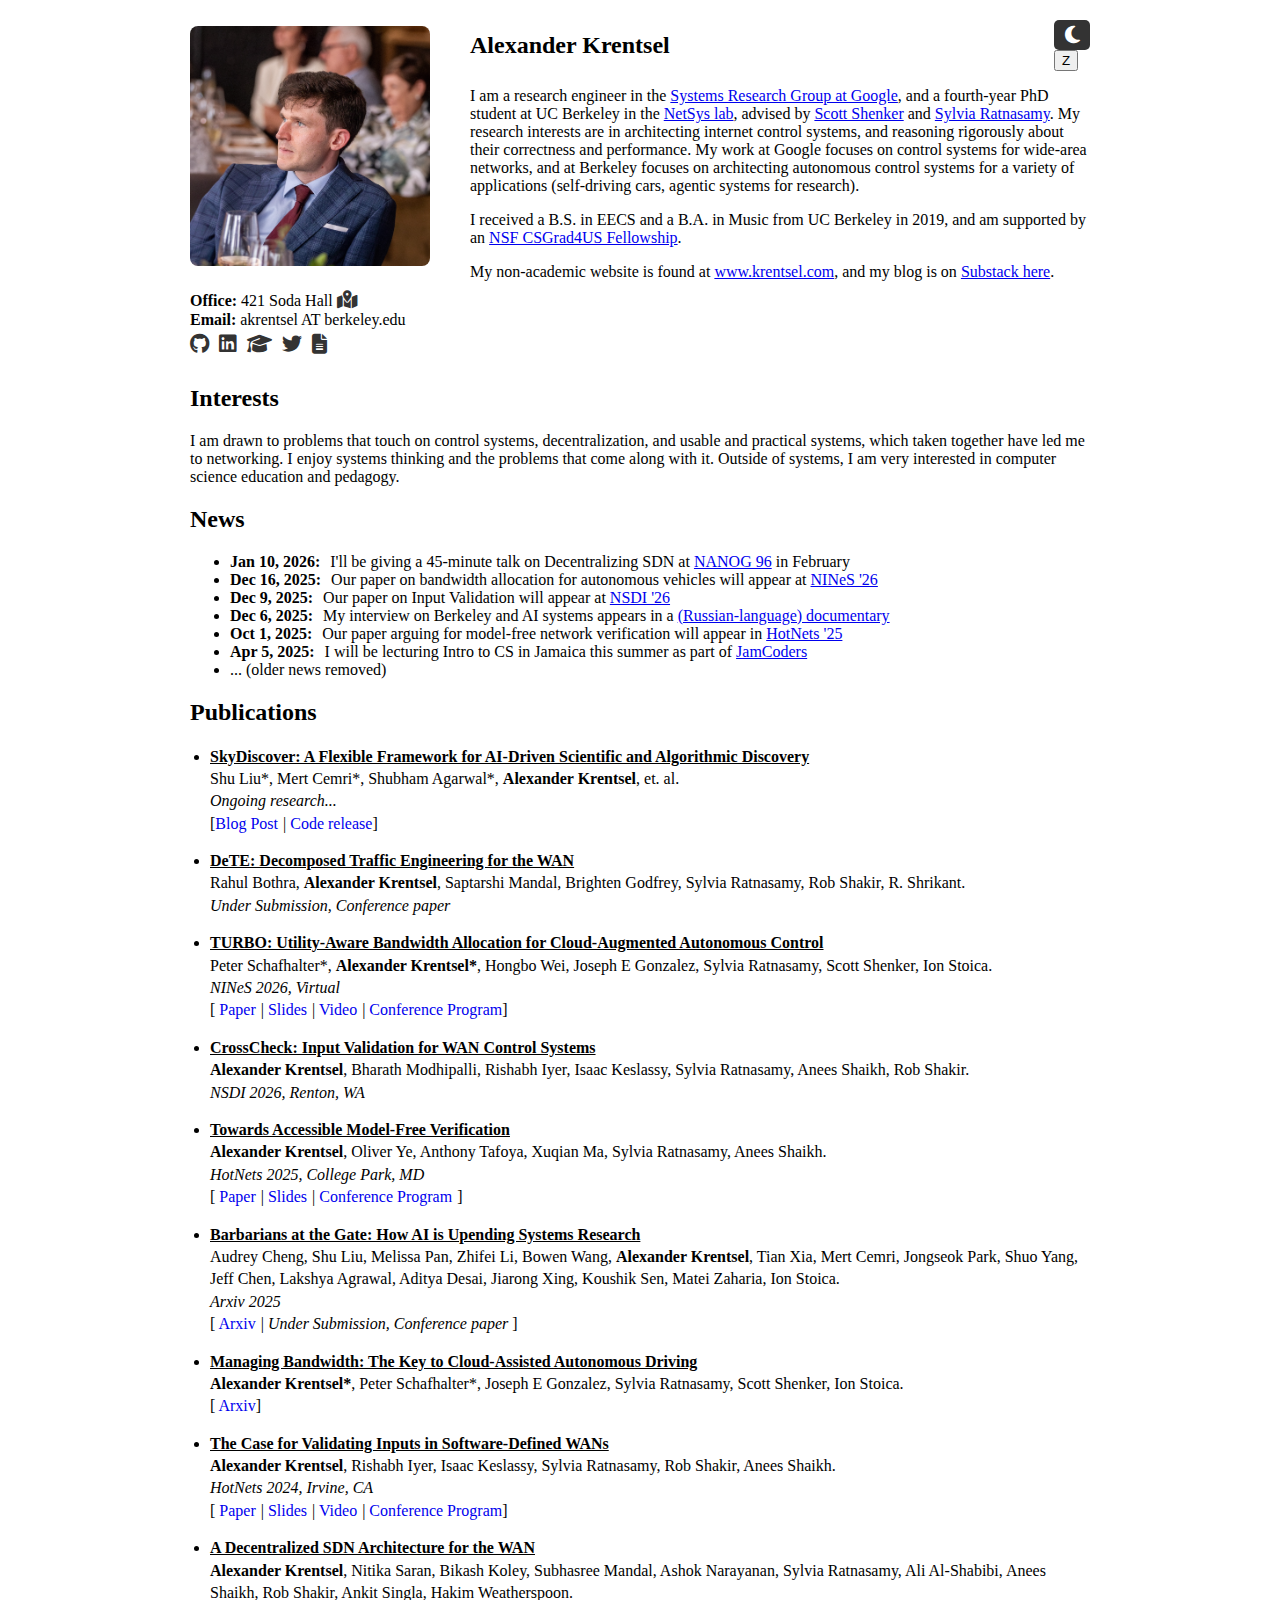
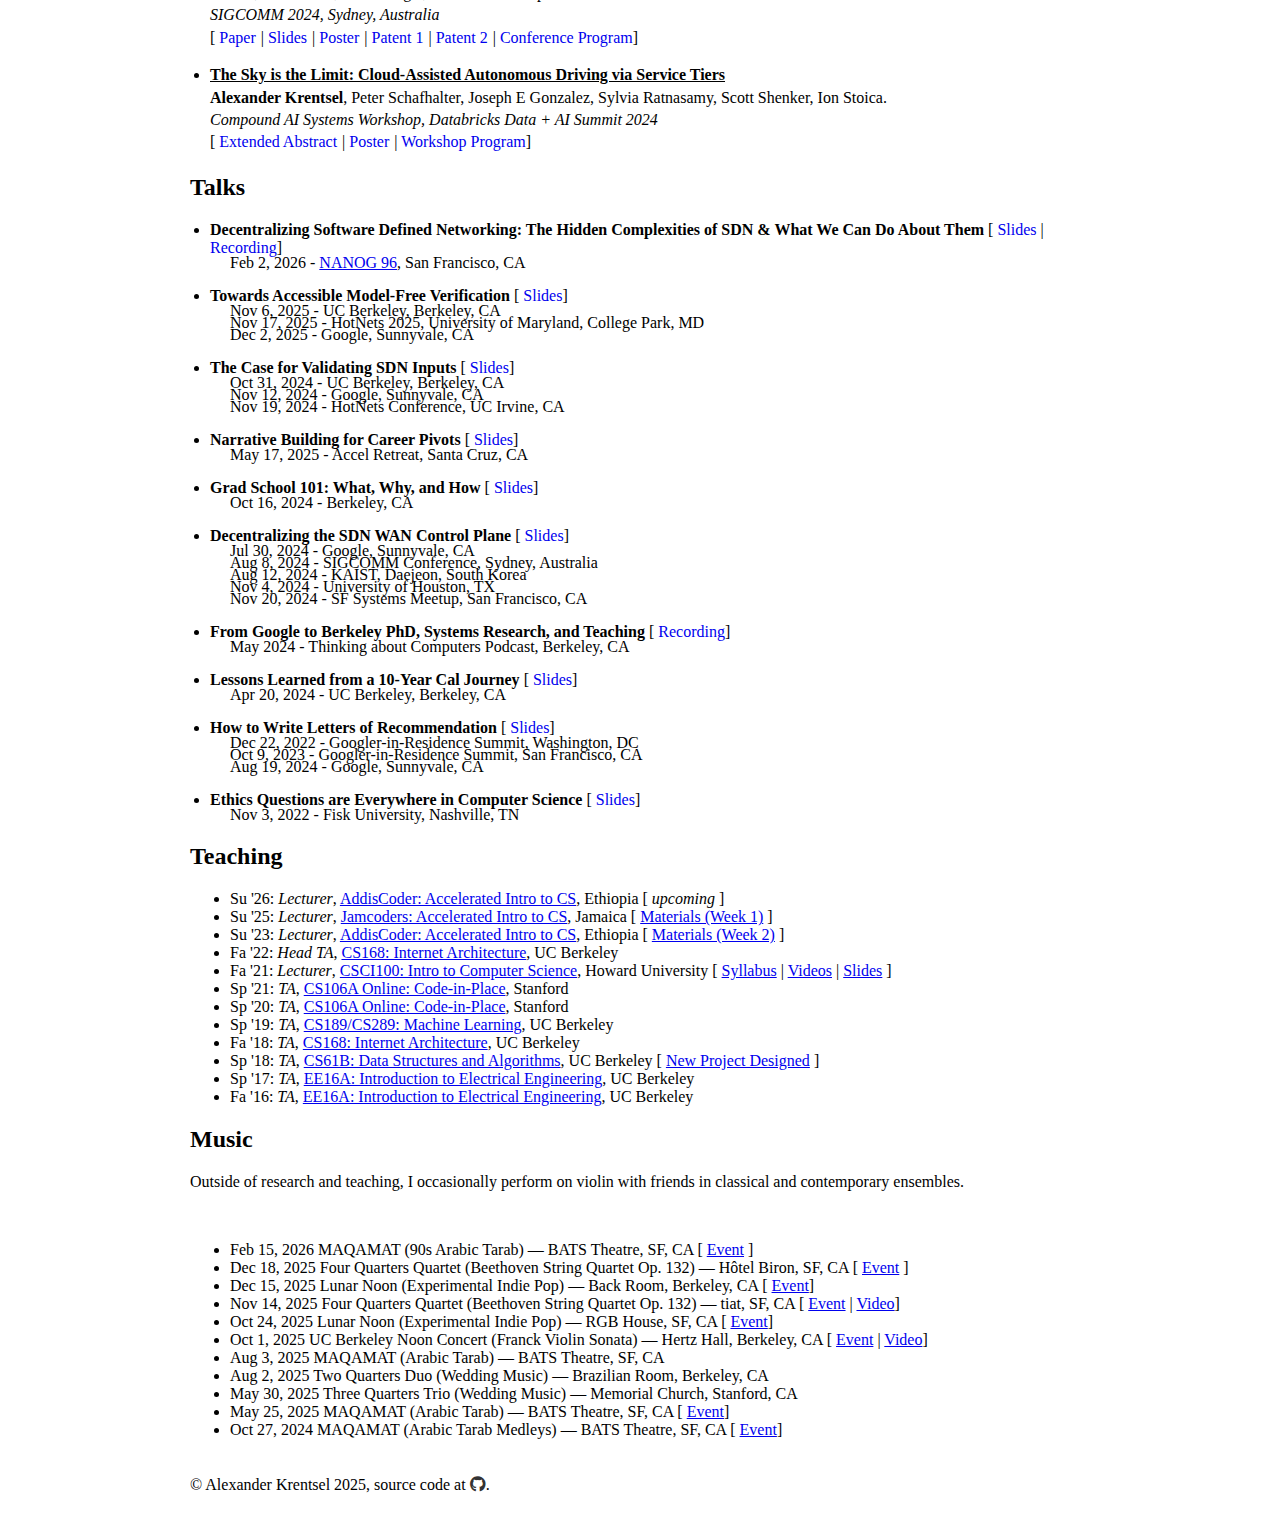
<file: index.html>
<!DOCTYPE html>
<html lang="en">

<head>
    <meta charset="UTF-8">
    <meta http-equiv="X-UA-Compatible" content="IE=edge">
    <meta name="viewport" content="width=device-width, initial-scale=1.0">
    <title>Alexander Krentsel - Networked Systems Researcher</title>
    <!-- Link to the latex.css stylesheet -->
    <link rel="stylesheet" href="https://latex.vercel.app/style.css">
    <!-- Link to Font Awesome stylesheet -->
    <link rel="stylesheet" href="https://cdnjs.cloudflare.com/ajax/libs/font-awesome/6.5.2/css/all.min.css">
    <!-- Additional CSS for styling -->
     <link rel="stylesheet" href="styles.css">
    <!-- Google tag (gtag.js) -->
    <script async src="https://www.googletagmanager.com/gtag/js?id=G-294XM4BRBT"></script>
    <script>
    window.dataLayer = window.dataLayer || [];
    function gtag(){dataLayer.push(arguments);}
    gtag('js', new Date());

    gtag('config', 'G-294XM4BRBT');
    </script>
</head>

<body>
    <!-- Top Section -->
    <header>
        <div class="left-column">
            <!-- Headshot -->
            <img class="headshot" src="assets/akrentsel_headshot.jpg"
                alt="Photo of Alexander Krentsel sitting and looking off to the left pensively.">
            <!-- Contact Information -->
            <div class="contact-info">
                <p><strong>Office:</strong> 421 Soda Hall <a href="https://maps.app.goo.gl/ihtvLHtBwGZwzAUL8" target="_blank" style="color: #333; text-decoration: none;  font-size: 18px;"><i class="fas fa-map-location-dot"></i>
                    </a></br> <strong>Email:</strong> akrentsel AT berkeley.edu</p>
            </div>
            <!-- Social Icons -->
            <div class="social-icons">
                <a href="https://github.com/akrentsel" target="_blank">
                    <i class="fab fa-github"></i>
                </a>
                <a href="https://www.linkedin.com/in/alex-krentsel/" target="_blank">
                    <i class="fab fa-linkedin"></i>
                </a>
                <a href="https://scholar.google.com/citations?user=XGqu0FoAAAAJ" target="_blank">
                    <i class="fas fa-graduation-cap"></i> <!-- Using a cap icon for Google Scholar -->
                </a>
                <a href="https://twitter.com/alexkrentsel" target="_blank">
                    <i class="fab fa-twitter"></i>
                </a>
                <a href="assets/akrentsel_cv.pdf" target="_blank">
                    <i class="fas fa-file-alt"></i> <!-- CV icon -->
                </a>
            </div>
        </div>

        <div class="right-column">
            <div class="name-and-toggle">
                <h2>Alexander Krentsel</h2>
                <div class="toggle-buttons">
                    <button id="dark-mode-toggle"><i class="fas fa-moon"></i></button>
                    <button id="genz-mode-toggle" title="Gen Z Mode">Z</button>
                </div>
            </div>
            <p>I am a research engineer in the <a href="https://techsysinfra.google/research/" target="_blank">Systems
                    Research Group at Google</a>, and a fourth-year PhD student at UC Berkeley in the <a
                    href="https://netsys.cs.berkeley.edu/" target="_blank">NetSys lab</a>, advised by <a
                    href="https://vcresearch.berkeley.edu/faculty/scott-shenker" target="_blank">Scott Shenker</a> and <a
                    href="https://www2.eecs.berkeley.edu/Faculty/Homepages/ratnasamy.html" target="_blank">Sylvia Ratnasamy</a>. My
                research interests are in architecting internet control systems, and reasoning rigorously about their
                correctness and performance. My work at Google focuses on control systems for wide-area networks, and at Berkeley
                focuses on architecting autonomous control systems for a variety of applications (self-driving cars, agentic systems for research).</p>
            <p>I received a B.S. in EECS and a B.A. in Music from UC Berkeley in
                2019, and am supported by an <a href="https://new.nsf.gov/cise/graduate-fellowships" target="_blank">NSF CSGrad4US Fellowship</a>.</p>
            <p>My non-academic website is found at <a
                href="https://www.krentsel.com" target="_blank">www.krentsel.com</a>, and my blog is on <a href="https://alexkrentsel.substack.com/" target="_blank">Substack here</a>.</p>
        </div>
    </header>


    <!-- Research Interests Section -->
    <section>
        <h2>Interests</h2>
        <p>I am drawn to problems that touch on control systems, decentralization, and usable and practical systems, which taken together have led me to networking. I enjoy systems thinking and the problems that come along with it. Outside of systems, I am very interested in computer science education and pedagogy.</p>
    </section>

    <!-- News Section -->
    <section>
        <h2>News</h2>
        <ul>
            <li><span class="news-date">Jan 10, 2026:</span>I'll be giving a 45-minute talk on Decentralizing SDN at <a href="https://nanog.org/events/nanog-96/" target="_blank">NANOG 96</a> in February</li>
            <li><span class="news-date">Dec 16, 2025:</span>Our paper on bandwidth allocation for autonomous vehicles will appear at <a href="https://nines-conference.org/" target="_blank">NINeS '26</a></li>
            <li><span class="news-date">Dec 9, 2025:</span>Our paper on Input Validation will appear at <a href="https://www.usenix.org/conference/nsdi26" target="_blank">NSDI '26</a>
            <li><span class="news-date">Dec 6, 2025:</span>My interview on Berkeley and AI systems appears in a <a href="https://youtu.be/V2xzQXQa3P0?si=un8GIhrCzYrRKMhn&t=8373" target="_blank">(Russian-language) documentary</a></li>
            <li><span class="news-date">Oct 1, 2025:</span>Our paper arguing for model-free network verification will appear in <a href="https://conferences.sigcomm.org/hotnets/2025/accepted.html" target="_blank">HotNets '25</a>
            <li><span class="news-date">Apr 5, 2025:</span>I will be lecturing Intro to CS in Jamaica this summer as part of <a href="https://jamcoders.org.jm/" target="_blank">JamCoders</a>
            <li>... (older news removed)</li>
            <!-- <li><span class="news-date">Sep 14, 2024:</span>Our paper on validating inputs to SDN controllers will appear in <a href="https://conferences.sigcomm.org/hotnets/2024/accepted.html" target="_blank">HotNets '24</a> -->
            <!-- <li><span class="news-date">Aug 15, 2024:</span>dSDN <a href="https://patents.google.com/patent/US20240275723A1/en" target="_blank">patent 1</a> and <a href="https://patents.google.com/patent/US20240297845A1/en" target="_blank">patent 2</a> published</li> -->
            <!-- <li><span class="news-date">Aug 02, 2024:</span>Our paper on <a href="https://research.google/pubs/a-decentralized-sdn-architecture-for-the-wan/" target="_blank">A Decentralized SDN Architecture</a> appears at <a href="https://conferences.sigcomm.org/sigcomm/2024/" target="_blank">SIGCOMM '24</a></li> -->
        </ul>
    </section>

    <!-- Publications Section -->
    <section>
        <h2>Publications</h2>

        <ul class="publication-list">
            <li>
                <p class="publication-entry">
                    <u><strong>SkyDiscover: A Flexible Framework for AI-Driven Scientific and Algorithmic Discovery</strong></u><br>
                    Shu Liu*, Mert Cemri*, Shubham Agarwal*, <strong>Alexander Krentsel</strong>, et. al.<br>
                    <em>Ongoing research...</em><br>
                    [<a href="https://skydiscover-ai.github.io/blog.html" target="_blank">Blog Post</a>| <a href="https://github.com/skydiscover-ai/skydiscover" target="_blank">Code release</a>]
                </p>
            </li>
            <li>
                <p class="publication-entry">
                    <u><strong>DeTE: Decomposed Traffic Engineering for the WAN</strong></u><br>
                    Rahul Bothra, <strong>Alexander Krentsel</strong>, Saptarshi Mandal, Brighten Godfrey, Sylvia Ratnasamy, Rob Shakir, R. Shrikant.<br>
                    <em>Under Submission, Conference paper</em>
                </p>
            </li>
            <li>
                <p class="publication-entry">
                    <u><strong>TURBO: Utility-Aware Bandwidth Allocation for Cloud-Augmented Autonomous Control</strong></u><br>
                    Peter Schafhalter*, <strong>Alexander Krentsel*</strong>, Hongbo Wei, Joseph E Gonzalez, Sylvia Ratnasamy, Scott Shenker, Ion Stoica.<br>
                    <em>NINeS 2026, Virtual</em><br>
                    [ <a href="https://nines-conference.org/papers/p018-Schafhalter.pdf" target="_blank">Paper</a>| <a href="https://docs.google.com/presentation/d/1zLIKJ1V01uHdvD3dXX5Hvd7CcvA9aOAEoI79SxGhjp0/edit" target="_blank">Slides</a>| <a href="https://www.youtube.com/watch?v=s0t4W24dEN8" target="_blank">Video</a>| <a href="https://conferences.sigcomm.org/hotnets/2025/program.html" target="_blank">Conference Program</a>]
                </p>
            </li>
            <li>
                <p class="publication-entry">
                    <u><strong>CrossCheck: Input Validation for WAN Control Systems</strong></u><br>
                    <strong>Alexander Krentsel</strong>, Bharath Modhipalli, Rishabh Iyer, Isaac Keslassy, Sylvia Ratnasamy, Anees Shaikh, Rob Shakir.<br>
                    <em>NSDI 2026, Renton, WA</em>
                </p>
            </li>
            <li>
                <p class="publication-entry">
                    <u><strong>Towards Accessible Model-Free Verification</strong></u><br>
                    <strong>Alexander Krentsel</strong>, Oliver Ye, Anthony Tafoya, Xuqian Ma, Sylvia Ratnasamy, Anees Shaikh.<br>
                    <em>HotNets 2025, College Park, MD</em><br>
                    [ <a href="https://doi.org/10.1145/3772356.3772380" target="_blank">Paper</a>| <a href="assets/model-free-verif/krentsel-model-free-verif-hotnets25-talk.pdf" target="_blank">Slides</a>| <a href="https://nines-conference.org/papers" target="_blank">Conference Program</a>]<br>
                </p>
            </li>
            <li>
                <p class="publication-entry">
                    <u><strong>Barbarians at the Gate: How AI is Upending Systems Research</strong></u><br>
                    Audrey Cheng, Shu Liu, Melissa Pan, Zhifei Li, Bowen Wang, <strong>Alexander Krentsel</strong>, Tian Xia, Mert Cemri, Jongseok Park, Shuo Yang, Jeff Chen, Lakshya Agrawal, Aditya Desai, Jiarong Xing, Koushik Sen, Matei Zaharia, Ion Stoica.<br>
                    <em>Arxiv 2025</em><br>
                    [ <a href="https://arxiv.org/abs/2510.06189" target="_blank">Arxiv</a>| <em>Under Submission, Conference paper</em> ]
                </p>
            </li>
            <li>
                <p class="publication-entry">
                    <u><strong>Managing Bandwidth: The Key to Cloud-Assisted Autonomous Driving</strong></u><br>
                    <strong>Alexander Krentsel*</strong>, Peter Schafhalter*, Joseph E Gonzalez, Sylvia Ratnasamy, Scott Shenker, Ion Stoica. <br>
                    [ <a href="https://arxiv.org/abs/2410.16227" target="_blank">Arxiv</a>]
                </p>
            </li>
            <li>
                <p class="publication-entry">
                    <u><strong>The Case for Validating Inputs in Software-Defined WANs</strong></u><br>
                    <strong>Alexander Krentsel</strong>, Rishabh Iyer, Isaac Keslassy, Sylvia Ratnasamy, Rob Shakir, Anees Shaikh. <br>
                    <em>HotNets 2024, Irvine, CA</em><br>
                    [ <a href="assets/input-validation/krentsel-input-validation-hotnets24.pdf" target="_blank">Paper</a>| <a href="assets/input-validation/krentsel-input-validation-hotnets24-talk.pdf" target="_blank">Slides</a>| <a href="https://www.youtube.com/watch?v=tbEGpsnl53o" target="_blank">Video</a>| <a href="https://conferences.sigcomm.org/hotnets/2024/program.html" target="_blank">Conference Program</a>]
                </p>
            </li>
            <li>
                <p class="publication-entry">
                    <u><strong>A Decentralized SDN Architecture for the WAN</strong></u><br>
                    <strong>Alexander Krentsel</strong>, Nitika Saran, Bikash Koley, Subhasree Mandal, Ashok Narayanan, Sylvia Ratnasamy, Ali Al-Shabibi, Anees Shaikh, Rob Shakir, Ankit Singla, Hakim Weatherspoon. <br>
                    <em>SIGCOMM 2024, Sydney, Australia</em><br>
                    [ <a href="assets/dsdn/krentsel-decentralized-sdn-sigcomm24.pdf" target="_blank">Paper</a>| <a href="assets/dsdn/krentsel-dsdn-sigcomm24-talk.pdf" target="_blank">Slides</a>| <a href="assets/dsdn/krentsel-dsdn-sigcomm24-poster.pdf" target="_blank">Poster</a>| <a href="https://patents.google.com/patent/US20240297845A1/en" target="_blank">Patent 1</a>| <a href="https://patents.google.com/patent/US20240275723A1/en" target="_blank">Patent 2</a>| <a href="https://conferences.sigcomm.org/sigcomm/2024/program/" target="_blank">Conference Program</a>]
                </p>
            </li>
            <li>
                <p class="publication-entry">
                    <u><strong>The Sky is the Limit: Cloud-Assisted Autonomous Driving via Service Tiers</strong></u><br>
                    <strong>Alexander Krentsel</strong>, Peter Schafhalter, Joseph E Gonzalez, Sylvia Ratnasamy, Scott Shenker, Ion Stoica. <br>
                    <em>Compound AI Systems Workshop, Databricks Data + AI Summit 2024</em><br>
                    [ <a href="assets/cloud-avs/krentsel-sky-autonomous-vehicles-abstract.pdf" target="_blank">Extended Abstract</a>| <a href="assets/cloud-avs/krentsel-sky-av-poster.pdf" target="_blank">Poster</a>| <a href="https://sites.google.com/view/compound-ai-systems-workshop/home" target="_blank">Workshop Program</a>]
                </p>
            </li>
        </ul>
    </section>


    <!-- Talks Section -->
    <section>
        <h2>Talks</h2>
        <ul class="talks-list">
            <li>
                <p class="talk-title">
                    <strong>Decentralizing Software Defined Networking: The Hidden Complexities of SDN & What We Can Do About Them</strong> 
                    [ <a href="https://docs.google.com/presentation/d/1AD-hVZ3YqwgXGTBiEaikBcsbT1yMsX1T1d__1BgthjQ/edit" target="_blank">Slides</a> | <a href="https://www.youtube.com/watch?v=X1n-xOrCa-k" target="_blank">Recording</a>]
                </p>
                <ul class="talk-details">
                    <li>Feb 2, 2026 - <a href="https://nanog.org/events/nanog-96/">NANOG 96</a>, San Francisco, CA</li>
                </ul>
            </li>
            <li>
                <p class="talk-title">
                    <strong>Towards Accessible Model-Free Verification</strong> 
                    [ <a href="assets/model-free-verif/krentsel-model-free-verif-hotnets25-talk.pdf" target="_blank">Slides</a>]
                </p>
                <ul class="talk-details">
                    <li>Nov 6, 2025 - UC Berkeley, Berkeley, CA</li>
                    <li>Nov 17, 2025 - HotNets 2025, University of Maryland, College Park, MD</li>
                    <li>Dec 2, 2025 - Google, Sunnyvale, CA</li>
                </ul>
            </li>
            <li>
                <p class="talk-title">
                    <strong>The Case for Validating SDN Inputs</strong> 
                    [ <a href="assets/input-validation/krentsel-input-validation-hotnets24-talk.pdf" target="_blank">Slides</a>]
                </p>
                <ul class="talk-details">
                    <li>Oct 31, 2024 - UC Berkeley, Berkeley, CA</li>
                    <li>Nov 12, 2024 - Google, Sunnyvale, CA</li>
                    <li>Nov 19, 2024 - HotNets Conference, UC Irvine, CA</li>
                </ul>
            </li>
            <li>
                <p class="talk-title">
                    <strong>Narrative Building for Career Pivots</strong> 
                    [ <a href="assets/talks/krentsel-narrative-building.pdf" target="_blank">Slides</a>]
                </p>
                <ul class="talk-details">
                    <li>May 17, 2025 - Accel Retreat, Santa Cruz, CA</li>
                </ul>
            </li>
            <li>
                <p class="talk-title">
                    <strong>Grad School 101: What, Why, and How</strong> 
                    [ <a href="assets/talks/krentsel-gradschool-101-what-why-how.pdf" target="_blank">Slides</a>]
                </p>
                <ul class="talk-details">
                    <li>Oct 16, 2024 - Berkeley, CA</li>
                </ul>
            </li>
            <li>
                <p class="talk-title">
                    <strong>Decentralizing the SDN WAN Control Plane</strong> 
                    [ <a href="assets/dsdn/krentsel-dsdn-sigcomm24-talk.pdf" target="_blank">Slides</a>]
                </p>
                <ul class="talk-details">
                    <li>Jul 30, 2024 - Google, Sunnyvale, CA</li>
                    <li>Aug 8, 2024 - SIGCOMM Conference, Sydney, Australia</li>
                    <li>Aug 12, 2024 - KAIST, Daejeon, South Korea</li>
                    <li>Nov 4, 2024 - University of Houston, TX</li>
                    <li>Nov 20, 2024 - SF Systems Meetup, San Francisco, CA</li>
                </ul>
            </li>

            <li>
                <p class="talk-title">
                    <strong>From Google to Berkeley PhD, Systems Research, and Teaching</strong> 
                    [ <a href="https://www.youtube.com/watch?v=kDS8UO0q7jA" target="_blank">Recording</a>]
                </p>
                <ul class="talk-details">
                    <li>May 2024 - Thinking about Computers Podcast, Berkeley, CA</li>
                </ul>
            </li>
    
            <li>
                <p class="talk-title">
                    <strong>Lessons Learned from a 10-Year Cal Journey</strong> 
                    [ <a href="assets/talks/krentsel-10-year-cal-journey.pdf" target="_blank">Slides</a>] 
                </p>
                <ul class="talk-details">
                    <li>Apr 20, 2024 - UC Berkeley, Berkeley, CA</li>
                </ul>
            </li>
    
            <li>
                <p class="talk-title">
                    <strong>How to Write Letters of Recommendation</strong> 
                    [ <a href="https://docs.google.com/presentation/d/1zxPMK0rb_lHD3eYUibCQLkmRPkAAfUCSeHl_L8PpSvM/edit?usp=sharing" target="_blank">Slides</a>]
                </p>
                <ul class="talk-details">
                    <li>Dec 22, 2022 - Googler-in-Residence Summit, Washington, DC</li>
                    <li>Oct 9, 2023 - Googler-in-Residence Summit, San Francisco, CA</li>
                    <li>Aug 19, 2024 - Google, Sunnyvale, CA</li>
                </ul>
            </li>

            <li>
                <p class="talk-title">
                    <strong>Ethics Questions are Everywhere in Computer Science</strong> 
                    [ <a href="https://docs.google.com/presentation/d/177MeKvZWEQdEjq4ASXGITYgreCc5j7C9mJmVhC73Urk/edit#slide=id.gf2efa305d9_0_0" target="_blank">Slides</a>]
                </p>
                <ul class="talk-details">
                    <li>Nov 3, 2022 - Fisk University, Nashville, TN</li>
                </ul>
            </li>
        </ul>
    </section>

    <!-- Teaching Section -->
    <section>
        <h2>Teaching</h2>
        <ul class="teaching-list">
            <li>Su '26: <i>Lecturer</i>, <a href="https://www.addiscoder.com/#staff" target="_blank">AddisCoder: Accelerated Intro to CS</a>, Ethiopia [ <i>upcoming</i> ]</li>
            <li>Su '25: <i>Lecturer</i>, <a href="https://jamcoders.org.jm/#team" target="_blank">Jamcoders: Accelerated Intro to CS</a>, Jamaica [ <a href="https://jamcoders.org.jm/syllabus/2025/" target="_blank">Materials (Week 1)</a> ]</li>
            <li>Su '23: <i>Lecturer</i>, <a href="https://www.addiscoder.com/#staff" target="_blank">AddisCoder: Accelerated Intro to CS</a>, Ethiopia [ <a href="https://www.addiscoder.com/syllabus/2023/" target="_blank">Materials (Week 2)</a> ]</li>
            <li>Fa '22: <i>Head TA</i>, <a href="https://cs168.io/" target="_blank">CS168: Internet Architecture</a>, UC Berkeley</li>
            <li>Fa '21: <i>Lecturer</i>, <a href="https://csci100.org/" target="_blank">CSCI100: Intro to Computer Science</a>, Howard University [ <a href="https://csci100.org/calendar/" target="_blank">Syllabus</a> | <a href="https://www.youtube.com/channel/UCS-xiMGMN9YsMxQnqAai4hw/featured" target="_blank">Videos</a> | <a href="https://csci100.org/calendar/" target="_blank">Slides</a> ]</li>
            <li>Sp '21: <i>TA</i>, <a href="https://codeinplace.stanford.edu/" target="_blank">CS106A Online: Code-in-Place</a>, Stanford</li>
            <li>Sp '20: <i>TA</i>, <a href="https://codeinplace.stanford.edu/" target="_blank">CS106A Online: Code-in-Place</a>, Stanford</li>
            <li>Sp '19: <i>TA</i>, <a href="https://people.eecs.berkeley.edu/~jrs/189s19/" target="_blank">CS189/CS289: Machine Learning</a>, UC Berkeley </li>
            <li>Fa '18: <i>TA</i>, <a href="https://cs168.io/" target="_blank">CS168: Internet Architecture</a>, UC Berkeley</li>
            <li>Sp '18: <i>TA</i>, <a href="https://sp18.datastructur.es/" target="_blank">CS61B: Data Structures and Algorithms</a>, UC Berkeley [ <a href="https://sp18.datastructur.es/materials/proj/proj2/proj2" target="_blank">New Project Designed</a> ]</li>
            <li>Sp '17: <i>TA</i>, <a href="https://inst.eecs.berkeley.edu/~ee16a/sp17/" target="_blank">EE16A: Introduction to Electrical Engineering</a>, UC Berkeley</li>
            <li>Fa '16: <i>TA</i>, <a href="https://inst.eecs.berkeley.edu/~ee16a/fa16/" target="_blank">EE16A: Introduction to Electrical Engineering</a>, UC Berkeley</li>
        </ul>
    </section>

    <!-- Music Section -->
    <section>
        <h2>Music</h2>
        <p>Outside of research and teaching, I occasionally perform on violin with friends in classical and contemporary ensembles.</p>
        <br>
        
        <ul class="music-list">
            <li>
                <span class="performance-date">Feb 15, 2026</span>
                <span class="performance-group">MAQAMAT</span>
                <span class="performance-repertoire">(90s Arabic Tarab)</span> — 
                <span class="performance-venue">BATS Theatre, SF, CA</span>
                [ <a href="https://www.tickettailor.com/events/maqamat/2017044" target="_blank">Event</a> ] <!-- | <a href="#" target="_blank">Video</a> ] -->
            </li>
            <li>
                <span class="performance-date">Dec 18, 2025</span>
                <span class="performance-group">Four Quarters Quartet</span>
                <span class="performance-repertoire">(Beethoven String Quartet Op. 132)</span> — 
                <span class="performance-venue">Hôtel Biron, SF, CA</span>
                [ <a href="https://partiful.com/e/QHoYOaAOxtMpIofbOsrg" target="_blank">Event</a> ] <!-- | <a href="#" target="_blank">Video</a> ] -->
            </li>
            <li>
                <span class="performance-date">Dec 15, 2025</span>
                <span class="performance-group">Lunar Noon</span>
                <span class="performance-repertoire">(Experimental Indie Pop)</span> — 
                <span class="performance-venue">Back Room, Berkeley, CA</span>
                [ <a href="https://events.humanitix.com/lunar-noon" target="_blank">Event</a>]
            </li>
            <li>
                <span class="performance-date">Nov 14, 2025</span>
                <span class="performance-group">Four Quarters Quartet</span>
                <span class="performance-repertoire">(Beethoven String Quartet Op. 132)</span> — 
                <span class="performance-venue">tiat, SF, CA</span>
                [ <a href="https://luma.com/swmld1zy" target="_blank">Event</a> | <a href="https://youtu.be/5TFblApz0oI" target="_blank">Video</a>]
            </li>
            <li>
                <span class="performance-date">Oct 24, 2025</span>
                <span class="performance-group">Lunar Noon</span>
                <span class="performance-repertoire">(Experimental Indie Pop)</span> — 
                <span class="performance-venue">RGB House, SF, CA</span>
                [ <a href="https://partiful.com/e/dstE8H4pxY3JVlZBSjke" target="_blank">Event</a>]
            </li>
            <li>
                <span class="performance-date">Oct 1, 2025</span>
                <span class="performance-group">UC Berkeley Noon Concert</span>
                <span class="performance-repertoire">(Franck Violin Sonata)</span> — 
                <span class="performance-venue">Hertz Hall, Berkeley, CA</span>
                [ <a href="https://events.berkeley.edu/music/event/302745-noon-concert-chamber-music-for-piano-and-strings" target="_blank">Event</a> | <a href="https://www.youtube.com/watch?v=eoeSpTnK-xs" target="_blank">Video</a>]
            </li>
            <li>
                <span class="performance-date">Aug 3, 2025</span>
                <span class="performance-group">MAQAMAT</span>
                <span class="performance-repertoire">(Arabic Tarab)</span> — 
                <span class="performance-venue">BATS Theatre, SF, CA</span>
                <!-- [ <a href="https://www.tickettailor.com/events/maqamat/??????" target="_blank">Event</a>] -->
            </li>
            <li>
                <span class="performance-date">Aug 2, 2025</span>
                <span class="performance-group">Two Quarters Duo</span>
                <span class="performance-repertoire">(Wedding Music)</span> — 
                <span class="performance-venue">Brazilian Room, Berkeley, CA</span>
            </li>
            <li>
                <span class="performance-date">May 30, 2025</span>
                <span class="performance-group">Three Quarters Trio</span>
                <span class="performance-repertoire">(Wedding Music)</span> — 
                <span class="performance-venue">Memorial Church, Stanford, CA</span>
            </li>
            <li>
                <span class="performance-date">May 25, 2025</span>
                <span class="performance-group">MAQAMAT</span>
                <span class="performance-repertoire">(Arabic Tarab)</span> — 
                <span class="performance-venue">BATS Theatre, SF, CA</span>
                [ <a href="https://www.tickettailor.com/events/maqamat/1659925" target="_blank">Event</a>]
            </li>
            <li>
                <span class="performance-date">Oct 27, 2024</span>
                <span class="performance-group">MAQAMAT</span>
                <span class="performance-repertoire">(Arabic Tarab Medleys)</span> — 
                <span class="performance-venue">BATS Theatre, SF, CA</span>
                [ <a href="https://www.tickettailor.com/events/maqamat/1408840" target="_blank">Event</a>]
            </li>
        </ul>
    </section>



    <!-- Footer -->
    <footer>
        <p>&copy; Alexander Krentsel 2025, source code at <a href="https://github.com/akrentsel/akrentsel-academic-website" target="_blank" style="color: #333; text-decoration: none;  font-size: 16px;"><i class="fab fa-github"></i></a>.</p>
    </footer>
    <!-- JavaScript for Toggles -->
    <script>
        // Detect user's system theme preference
        function applyPreferredTheme() {
            const prefersDarkScheme = window.matchMedia('(prefers-color-scheme: dark)').matches;

            if (prefersDarkScheme) {
                document.body.classList.add('latex-dark');
                document.querySelector("#dark-mode-toggle i").classList.remove("fa-moon");
                document.querySelector("#dark-mode-toggle i").classList.add("fa-sun");
            } else {
                document.body.classList.remove('latex-dark');
                document.querySelector("#dark-mode-toggle i").classList.remove("fa-sun");
                document.querySelector("#dark-mode-toggle i").classList.add("fa-moon");
            }
        }

        // Apply the preferred theme on initial load
        applyPreferredTheme();

        document.querySelector("#dark-mode-toggle").addEventListener('click', () => {
            document.body.classList.toggle("latex-dark");

            const icon = document.querySelector("#dark-mode-toggle i");
            if (document.body.classList.contains("latex-dark")) {
                icon.classList.remove("fa-moon");
                icon.classList.add("fa-sun"); 
            } else {
                icon.classList.remove("fa-sun");
                icon.classList.add("fa-moon");
            }
        });

        // Add Gen Z mode toggle functionality
        const genZToggle = document.querySelector("#genz-mode-toggle");
        genZToggle.addEventListener('click', () => {
            document.body.classList.toggle("genz-mode");
            genZToggle.classList.toggle("active"); // add this line
        });
    </script>

</body>

</html>
</file>
<file: styles.css>
body {
    max-width: 900px;
    /* Make the page wider */
    margin: 0 auto;
    padding: 20px;
}

header {
    display: flex;
    gap: 30px;
    /* Space between the columns */
    margin-bottom: 20px;
}

.left-column {
    flex: 1;
    /* Takes up equal space with right column */
    max-width: 250px;
}

.right-column {
    flex: 2;
    /* Takes more space for bio */
}

.right-column h2 {
    margin-top: 0;
}

.headshot {
    width: 100%;
    /* Make the image as wide as the column */
    max-width: 240px;
    /* Limit max size */
    border-radius: 8px;
    /* Rounded corners for headshot */
    margin-bottom: 10px;
    margin-top: 6px;
    /* Space below the image */
    user-drag: none;
    -webkit-user-drag: none;
    user-select: none;
    -moz-user-select: none;
    -webkit-user-select: none;
    -ms-user-select: none;
}

.social-icons {
    display: flex;
    justify-content: left;
    /* Centers the icons horizontally */
    gap: 10px;
    /* Space between icons */
    margin-bottom: 10px;
    /* Space below icons */
}

.social-icons a {
    text-decoration: none;
    /* Removes underline from links */
}

.social-icons i {
    font-size: 20px;
    color: #333; /* Original dark gray color */
    /* transition: color 0.3s; Smooth transition for color change */
}


i.fas:hover:not(#dark-mode-toggle i), 
i.fab:hover:not(#dark-mode-toggle i) {
    /* color: #0073b1; */
    color: #a80000;
    /* Slight color change on hover (e.g., LinkedIn blue) */
    transition: color 0.3s;
}

/* Apply a lighter color to all Font Awesome icons when dark mode is active */
body.latex-dark i.fas,
body.latex-dark i.fab {
    color: #bbb; /* Lighter color for better visibility in dark mode */
}

body.latex-dark i.fas:hover:not(#dark-mode-toggle i),
body.latex-dark i.fab:hover:not(#dark-mode-toggle i) {
    /* color: #f1f1f1; /* Lighter color on hover */
    color: #95daf3;
}


.contact-info {
    margin-top: 10px;
    /* Space above contact info */
}

.contact-info p {
    margin: 5px 0;
}

.news-date {
    font-weight: bold; /* Make the date bold */
    /* color: #555; Use a medium gray for a subtle, distinct look */
    margin-right: 10px; /* Space between the date and the news text */
}
.publication-list {
    list-style: disc; /* Adds bullet points */
    padding-left: 20px; /* Indents the entire list */
    margin: 0; /* Removes default margin */
}

.publication-list li {
    margin-bottom: 15px; /* Space between each publication */
}

.publication-entry {
    margin: 0; /* Removes default margin for paragraphs */
    line-height: 1.4; /* Reduces line spacing within the same publication */
}

.publication-list a {
    text-decoration: none; /* Removes underline from links */
    /*color: #0073b1; /* Default link color */
    margin-right: 5px; /* Reduces space between links */
}

.publication-list a:last-child {
    margin-right: 0; /* Removes right margin for the last link */
}

.publication-list a:hover {
    text-decoration: underline; /* Underline on hover for links */
}

.publication-list strong {
    font-weight: bold; /* Bold font for emphasis */
}

.publication-list em {
    font-style: italic; /* Italicize publication venue */
}

.name-and-toggle {
    display: flex; /* Use Flexbox for layout */
    justify-content: space-between; /* Pushes the button to the right */
    align-items: center; /* Vertically centers the items */
}

/* Adjust the toggle button size and style */
#dark-mode-toggle {
    background-color: #333; /* Dark gray background color */
    color: white; /* White text color */
    border: none; /* Removes border */
    padding: 5px 10px; /* Adds padding for button */
    border-radius: 5px; /* Rounded corners */
    cursor: pointer; /* Changes cursor on hover */
    transition: background-color 0.3s, color 0.3s; /* Smooth transition for color changes */
    margin: 0; /* Removes default margin */
    line-height: 1; /* Ensures the button height matches the text line height */
    font-size: 20px; /* Matches the text size */
    width: 36px; /* Fixed width to keep button size consistent */
    height: 30px; /* Fixed height to keep button size consistent */
    display: flex; /* Aligns icon in the center */
    justify-content: center; /* Centers icon horizontally */
    align-items: center; /* Centers icon vertically */
}

/* Add this rule to adjust the toggle button color in dark mode */
body.latex-dark #dark-mode-toggle {
    background-color: #3a3a3a; /* Lighter gray background color for dark mode */
    border: 1px solid #aaa; /* Light grey outline for the button */
}

/* Add this rule to adjust the toggle button color in dark mode */
body.latex-dark #dark-mode-toggle:hover {
    background-color: #555; /* Slightly lighter gray on hover */
    color: #f1f1f1; /* Slightly lighter text color on hover */
}

#dark-mode-toggle:hover {
    background-color: #555; /* Slightly lighter gray on hover */
    color: #f1f1f1; /* Slightly lighter text color on hover */
}

.right-column h2 {
    margin: 0; /* Removes all default margins */
    padding: 0; /* Removes all default padding */
    line-height: 1.2; /* Adjust the line height for better vertical spacing */
}

.talks-list {
    list-style: disc; /* Adds bullet points */
    padding-left: 20px; /* Indents the entire list */
    margin: 0; /* Removes default margin */
}

.talks-list > li {
    margin-bottom: 15px; /* Reduced space between each talk */
}


.talk-title {
    /* font-size: 18px; /* Increases font size for the talk title */
    margin: 0 0 3px 0; /* Reduced space below the title */
}

.talk-title a {
    text-decoration: none; /* Removes underline from link */
}

.talk-details {
    list-style: none; /* Removes default bullet points for sublist */
    padding-left: 20px; /* Indents the details list */
    margin: 0; /* Removes default margin */
}

.talk-details li {
    margin-top: -6px; /* Reduced space between each instance */
}

footer {
    padding-top: 5px; /* Increased padding at the top of the footer */ 
}
</file>
